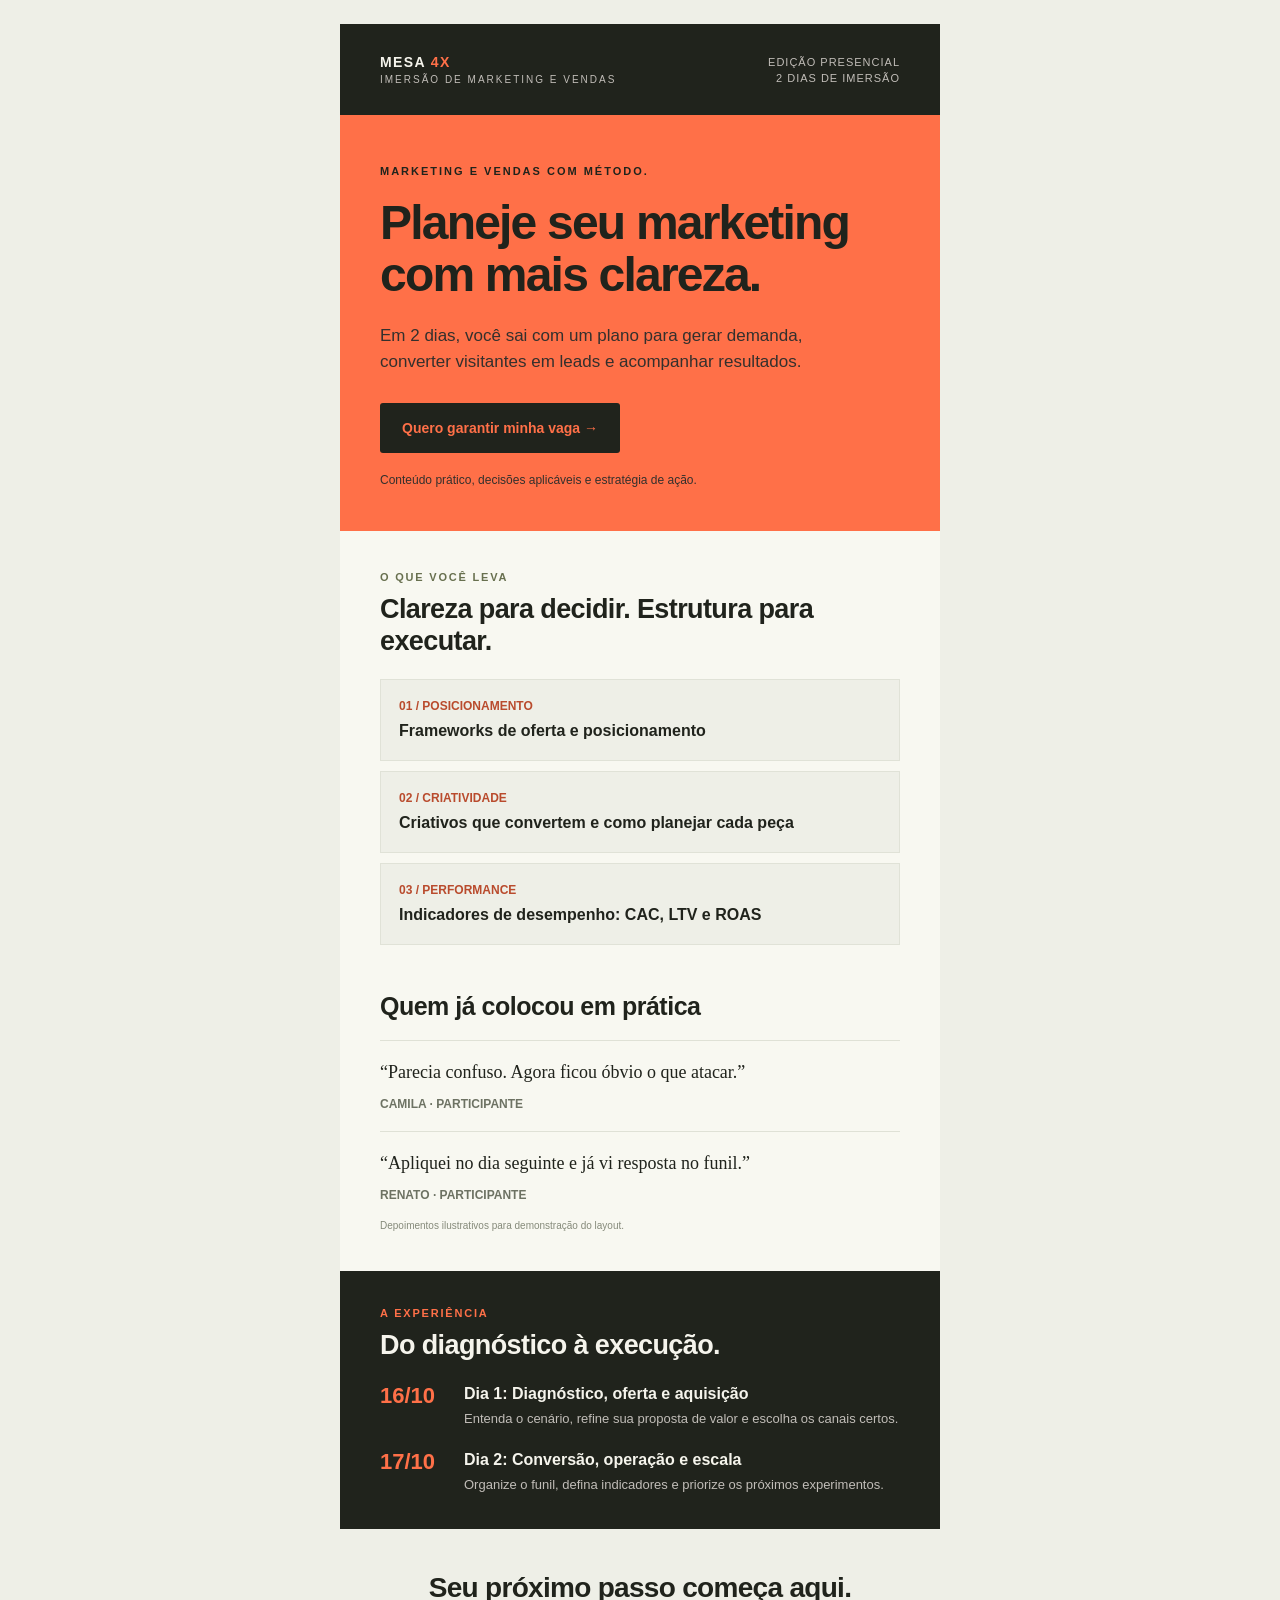
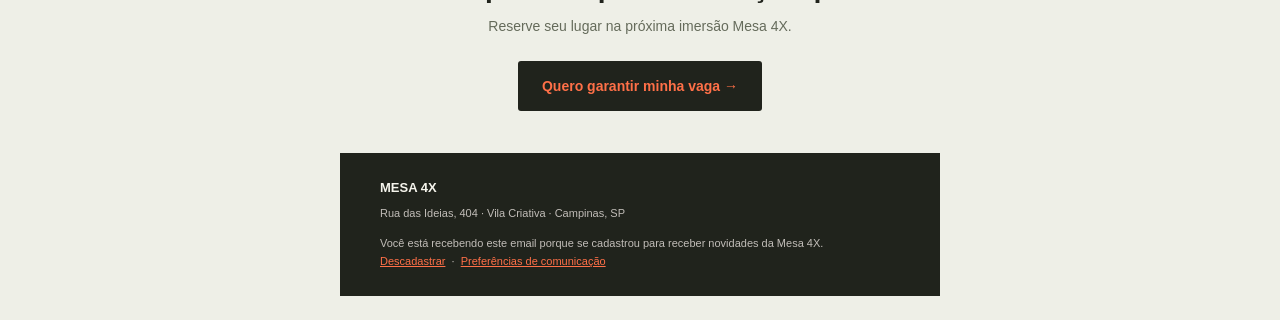
<file: email/index.html>
<!doctype html>
<html lang="pt-BR">
<head>
  <meta charset="utf-8">
  <meta name="viewport" content="width=device-width, initial-scale=1">
  <meta name="color-scheme" content="light dark">
  <meta name="supported-color-schemes" content="light dark">
  <title>Mesa 4X: Imersão de Marketing e Vendas</title>
  <style>
    :root { color-scheme: light dark; supported-color-schemes: light dark; }
    body { margin: 0 !important; padding: 0 !important; width: 100% !important; }
    table { border-collapse: collapse; }
    img { border: 0; display: block; height: auto; line-height: 100%; outline: none; text-decoration: none; }
    a { text-decoration: none; }
    .preheader { display: none !important; visibility: hidden; opacity: 0; color: transparent; height: 0; width: 0; overflow: hidden; mso-hide: all; }
    @media screen and (max-width: 620px) {
      .email-shell { width: 100% !important; }
      .mobile-pad { padding-left: 24px !important; padding-right: 24px !important; }
      .mobile-title { font-size: 38px !important; line-height: 42px !important; }
      .stack { display: block !important; width: 100% !important; }
      .stack-gap { padding: 0 0 12px !important; }
      .mobile-center { text-align: center !important; }
    }
    @media (prefers-color-scheme: dark) {
      .email-bg { background-color: #171914 !important; }
      .surface { background-color: #20231c !important; }
      .text-main { color: #20231c !important; }
      .surface .text-main { color: #f5f4ec !important; }
      .text-muted { color: #656b5b !important; }
      .border-soft { border-color: #3b4033 !important; }
      .benefit-label { color: #ffad96 !important; }
    }
  </style>
</head>
<body style="margin:0; padding:0; background-color:#eeefe7; -webkit-text-size-adjust:100%; -ms-text-size-adjust:100%;">
  <div class="preheader">Dois dias para transformar marketing e vendas em um plano que você consegue executar.</div>
  <div class="preheader">‌&nbsp;‌&nbsp;‌&nbsp;‌&nbsp;‌&nbsp;‌&nbsp;‌&nbsp;‌&nbsp;</div>

  <table role="presentation" width="100%" cellpadding="0" cellspacing="0" border="0" style="width:100%; background-color:#eeefe7;">
    <tr>
      <td align="center" style="padding:24px 12px;">
        <!--[if mso]>
        <table role="presentation" width="600" cellpadding="0" cellspacing="0" border="0"><tr><td>
        <![endif]-->
        <table role="presentation" class="email-shell email-bg" width="600" cellpadding="0" cellspacing="0" border="0" style="width:100%; max-width:600px; background-color:#f8f8f1; border-collapse:collapse;">
          <tr>
            <td class="mobile-pad" style="padding:28px 40px; background-color:#20231c;">
              <table role="presentation" width="100%" cellpadding="0" cellspacing="0" border="0">
                <tr>
                  <td class="mobile-center stack stack-gap" style="font-family:Arial,Helvetica,sans-serif; color:#f5f4ec; font-size:14px; line-height:20px; font-weight:bold; letter-spacing:1.4px;">
                    MESA <span style="color:#FF7048;">4X</span>
                    <div style="font-size:10px; line-height:15px; font-weight:normal; letter-spacing:2px; color:#c1bdb8;">IMERSÃO DE MARKETING E VENDAS</div>
                  </td>
                  <td class="mobile-center stack" align="right" style="font-family:Arial,Helvetica,sans-serif; color:#c1bdb8; font-size:11px; line-height:16px; letter-spacing:1px;">EDIÇÃO PRESENCIAL<br>2 DIAS DE IMERSÃO</td>
                </tr>
              </table>
            </td>
          </tr>

          <tr>
            <td class="mobile-pad" style="padding:48px 40px 42px; background-color:#FF7048;">
              <p style="margin:0 0 18px; font-family:Arial,Helvetica,sans-serif; color:#20231c; font-size:11px; line-height:16px; font-weight:bold; letter-spacing:2px; text-transform:uppercase;">Marketing e vendas com método.</p>
              <h1 class="mobile-title" style="margin:0; font-family:Arial,Helvetica,sans-serif; color:#20231c; font-size:48px; line-height:52px; font-weight:800; letter-spacing:-1.8px;">Planeje seu marketing com mais clareza.</h1>
              <p style="margin:22px 0 28px; max-width:440px; font-family:Arial,Helvetica,sans-serif; color:#34302d; font-size:17px; line-height:26px;">Em 2 dias, você sai com um plano para gerar demanda, converter visitantes em leads e acompanhar resultados.</p>
              <!-- Bulletproof CTA: tabela como base e VML para Outlook clássico no Windows. -->
              <table role="presentation" cellpadding="0" cellspacing="0" border="0">
                <tr>
                  <td align="center" bgcolor="#20231c" style="background-color:#20231c; border-radius:3px;">
                    <!--[if mso]>
                    <v:roundrect xmlns:v="urn:schemas-microsoft-com:vml" href="https://example.com/inscricao" style="height:50px;v-text-anchor:middle;width:240px;" arcsize="6%" strokecolor="#20231c" fillcolor="#20231c">
                      <w:anchorlock xmlns:w="urn:schemas-microsoft-com:office:word"/>
                      <center style="color:#FF7048;font-family:Arial,sans-serif;font-size:14px;font-weight:bold;">Quero garantir minha vaga &rarr;</center>
                    </v:roundrect>
                    <![endif]-->
                    <!--[if !mso]><!-->
                    <a href="https://example.com/inscricao" target="_blank" style="display:inline-block; padding:16px 22px; font-family:Arial,Helvetica,sans-serif; color:#FF7048; font-size:14px; line-height:18px; font-weight:bold; text-align:center;">Quero garantir minha vaga &rarr;</a>
                    <!--<![endif]-->
                  </td>
                </tr>
              </table>
              <p style="margin:18px 0 0; font-family:Arial,Helvetica,sans-serif; color:#34302d; font-size:12px; line-height:18px;">Conteúdo prático, decisões aplicáveis e estratégia de ação.</p>
            </td>
          </tr>

          <tr>
            <td class="mobile-pad" style="padding:38px 40px 14px; background-color:#f8f8f1;">
              <p style="margin:0 0 8px; font-family:Arial,Helvetica,sans-serif; color:#68704f; font-size:11px; line-height:16px; font-weight:bold; letter-spacing:1.8px; text-transform:uppercase;">O que você leva</p>
              <h2 class="text-main" style="margin:0 0 22px; font-family:Arial,Helvetica,sans-serif; color:#20231c; font-size:27px; line-height:32px; letter-spacing:-.6px;">Clareza para decidir. Estrutura para executar.</h2>
              <table role="presentation" width="100%" cellpadding="0" cellspacing="0" border="0">
                <tr>
                  <td class="surface border-soft" style="padding:18px; background-color:#eeefe7; border:1px solid #e0e2d7;">
                    <p class="benefit-label" style="margin:0 0 6px; font-family:Arial,Helvetica,sans-serif; color:#B94B2D; font-size:12px; line-height:16px; font-weight:bold;">01 / POSICIONAMENTO</p>
                    <p class="text-main" style="margin:0; font-family:Arial,Helvetica,sans-serif; color:#20231c; font-size:16px; line-height:22px; font-weight:bold;">Frameworks de oferta e posicionamento</p>
                  </td>
                </tr>
                <tr><td height="10" style="height:10px; font-size:1px; line-height:1px;">&nbsp;</td></tr>
                <tr>
                  <td class="surface border-soft" style="padding:18px; background-color:#eeefe7; border:1px solid #e0e2d7;">
                    <p class="benefit-label" style="margin:0 0 6px; font-family:Arial,Helvetica,sans-serif; color:#B94B2D; font-size:12px; line-height:16px; font-weight:bold;">02 / CRIATIVIDADE</p>
                    <p class="text-main" style="margin:0; font-family:Arial,Helvetica,sans-serif; color:#20231c; font-size:16px; line-height:22px; font-weight:bold;">Criativos que convertem e como planejar cada peça</p>
                  </td>
                </tr>
                <tr><td height="10" style="height:10px; font-size:1px; line-height:1px;">&nbsp;</td></tr>
                <tr>
                  <td class="surface border-soft" style="padding:18px; background-color:#eeefe7; border:1px solid #e0e2d7;">
                    <p class="benefit-label" style="margin:0 0 6px; font-family:Arial,Helvetica,sans-serif; color:#B94B2D; font-size:12px; line-height:16px; font-weight:bold;">03 / PERFORMANCE</p>
                    <p class="text-main" style="margin:0; font-family:Arial,Helvetica,sans-serif; color:#20231c; font-size:16px; line-height:22px; font-weight:bold;">Indicadores de desempenho: CAC, LTV e ROAS</p>
                  </td>
                </tr>
              </table>
            </td>
          </tr>

          <tr>
            <td class="mobile-pad" style="padding:32px 40px 38px; background-color:#f8f8f1;">
              <h2 class="text-main" style="margin:0 0 18px; font-family:Arial,Helvetica,sans-serif; color:#20231c; font-size:25px; line-height:31px; letter-spacing:-.5px;">Quem já colocou em prática</h2>
              <table role="presentation" width="100%" cellpadding="0" cellspacing="0" border="0">
                <tr>
                  <td class="border-soft" style="padding:18px 0; border-top:1px solid #dfe1d6; border-bottom:1px solid #dfe1d6;">
                    <p style="margin:0 0 10px; font-family:Georgia,'Times New Roman',serif; color:#20231c; font-size:18px; line-height:26px;">“Parecia confuso. Agora ficou óbvio o que atacar.”</p>
                    <p class="text-muted" style="margin:0; font-family:Arial,Helvetica,sans-serif; color:#6d7263; font-size:12px; line-height:18px; font-weight:bold;">CAMILA · PARTICIPANTE</p>
                  </td>
                </tr>
                <tr>
                  <td style="padding:18px 0 0;">
                    <p style="margin:0 0 10px; font-family:Georgia,'Times New Roman',serif; color:#20231c; font-size:18px; line-height:26px;">“Apliquei no dia seguinte e já vi resposta no funil.”</p>
                    <p class="text-muted" style="margin:0; font-family:Arial,Helvetica,sans-serif; color:#6d7263; font-size:12px; line-height:18px; font-weight:bold;">RENATO · PARTICIPANTE</p>
                  </td>
                </tr>
              </table>
              <p style="margin:14px 0 0; font-family:Arial,Helvetica,sans-serif; color:#858a7a; font-size:10px; line-height:15px;">Depoimentos ilustrativos para demonstração do layout.</p>
            </td>
          </tr>

          <tr>
            <td class="mobile-pad" style="padding:34px 40px; background-color:#20231c;">
              <p style="margin:0 0 8px; font-family:Arial,Helvetica,sans-serif; color:#FF7048; font-size:11px; line-height:16px; font-weight:bold; letter-spacing:1.8px;">A EXPERIÊNCIA</p>
              <h2 style="margin:0 0 22px; font-family:Arial,Helvetica,sans-serif; color:#f5f4ec; font-size:27px; line-height:32px; letter-spacing:-.6px;">Do diagnóstico à execução.</h2>
              <table role="presentation" width="100%" cellpadding="0" cellspacing="0" border="0">
                <tr>
                  <td width="72" valign="top" style="width:72px; padding:0 12px 20px 0; font-family:Arial,Helvetica,sans-serif; color:#FF7048; font-size:22px; line-height:26px; font-weight:bold;">16/10</td>
                  <td valign="top" style="padding:0 0 20px;">
                    <p style="margin:0 0 4px; font-family:Arial,Helvetica,sans-serif; color:#f5f4ec; font-size:16px; line-height:22px; font-weight:bold;">Dia 1: Diagnóstico, oferta e aquisição</p>
                    <p style="margin:0; font-family:Arial,Helvetica,sans-serif; color:#c1bdb8; font-size:13px; line-height:20px;">Entenda o cenário, refine sua proposta de valor e escolha os canais certos.</p>
                  </td>
                </tr>
                <tr>
                  <td width="72" valign="top" style="width:72px; padding:0 12px 0 0; font-family:Arial,Helvetica,sans-serif; color:#FF7048; font-size:22px; line-height:26px; font-weight:bold;">17/10</td>
                  <td valign="top">
                    <p style="margin:0 0 4px; font-family:Arial,Helvetica,sans-serif; color:#f5f4ec; font-size:16px; line-height:22px; font-weight:bold;">Dia 2: Conversão, operação e escala</p>
                    <p style="margin:0; font-family:Arial,Helvetica,sans-serif; color:#c1bdb8; font-size:13px; line-height:20px;">Organize o funil, defina indicadores e priorize os próximos experimentos.</p>
                  </td>
                </tr>
              </table>
            </td>
          </tr>

          <tr>
            <td class="mobile-pad" align="center" style="padding:42px 40px; background-color:#eeefe7;">
              <h2 class="text-main" style="margin:0 0 10px; font-family:Arial,Helvetica,sans-serif; color:#20231c; font-size:28px; line-height:34px; letter-spacing:-.7px;">Seu próximo passo começa aqui.</h2>
              <p class="text-muted" style="margin:0 0 24px; font-family:Arial,Helvetica,sans-serif; color:#656b5b; font-size:14px; line-height:22px;">Reserve seu lugar na próxima imersão Mesa 4X.</p>
              <table role="presentation" cellpadding="0" cellspacing="0" border="0">
                <tr><td align="center" bgcolor="#20231c" style="background-color:#20231c; border-radius:3px;">
                  <!--[if mso]>
                  <v:roundrect xmlns:v="urn:schemas-microsoft-com:vml" href="https://example.com/inscricao" style="height:50px;v-text-anchor:middle;width:240px;" arcsize="6%" strokecolor="#20231c" fillcolor="#20231c">
                    <w:anchorlock xmlns:w="urn:schemas-microsoft-com:office:word"/>
                    <center style="color:#FF7048;font-family:Arial,sans-serif;font-size:14px;font-weight:bold;">Quero garantir minha vaga &rarr;</center>
                  </v:roundrect>
                  <![endif]-->
                  <!--[if !mso]><!-->
                  <a href="https://example.com/inscricao" target="_blank" style="display:inline-block; padding:16px 24px; font-family:Arial,Helvetica,sans-serif; color:#FF7048; font-size:14px; line-height:18px; font-weight:bold;">Quero garantir minha vaga &rarr;</a>
                  <!--<![endif]-->
                </td></tr>
              </table>
            </td>
          </tr>
          <tr>
            <td class="mobile-pad" style="padding:26px 40px; background-color:#20231c;">
              <p style="margin:0 0 8px; font-family:Arial,Helvetica,sans-serif; color:#f5f4ec; font-size:13px; line-height:18px; font-weight:bold;">MESA 4X</p>
              <p style="margin:0 0 12px; font-family:Arial,Helvetica,sans-serif; color:#c1bdb8; font-size:11px; line-height:17px;">Rua das Ideias, 404 · Vila Criativa · Campinas, SP</p>
              <p style="margin:0; font-family:Arial,Helvetica,sans-serif; color:#c1bdb8; font-size:11px; line-height:18px;">
                Você está recebendo este email porque se cadastrou para receber novidades da Mesa 4X.<br>
                <a href="https://example.com/descadastro" style="color:#FF7048; text-decoration:underline;">Descadastrar</a>
                &nbsp;·&nbsp;
                <a href="https://example.com/preferencias" style="color:#FF7048; text-decoration:underline;">Preferências de comunicação</a>
              </p>
            </td>
          </tr>
        </table>
        <!--[if mso]>
        </td></tr></table>
        <![endif]-->
      </td>
    </tr>
  </table>
</body>
</html>
</file>
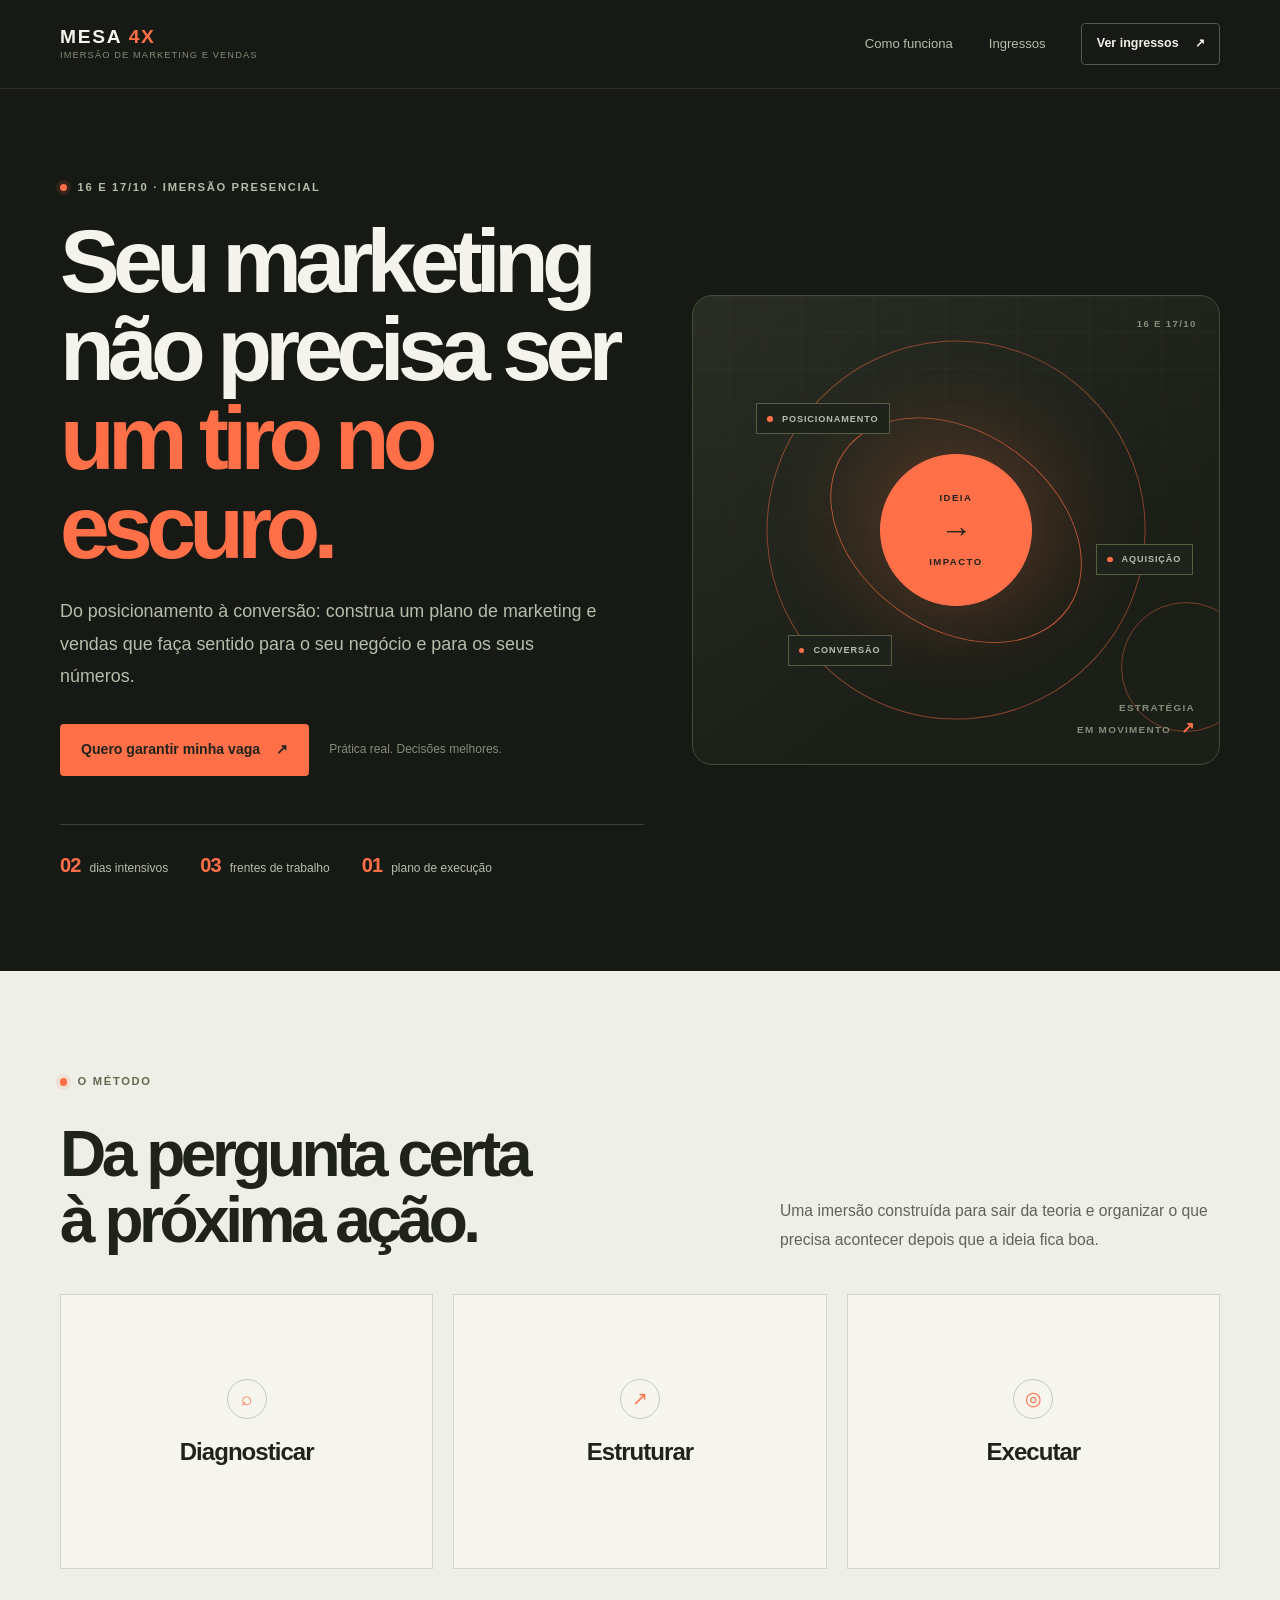
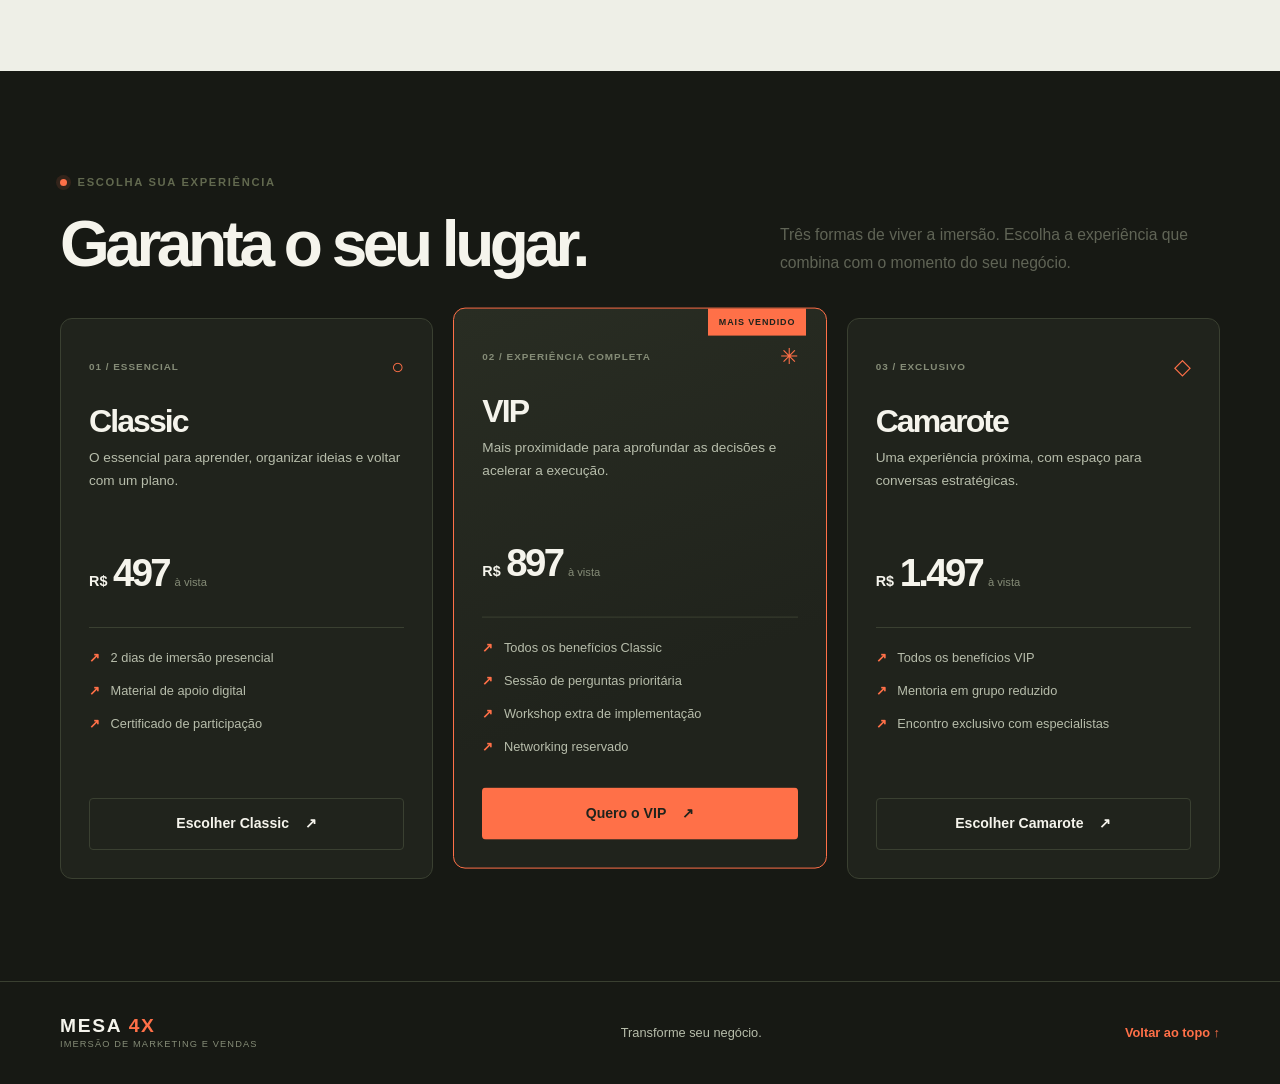
<file: lp/index.html>
<!doctype html>
<html lang="pt-BR">
<head>
  <meta charset="utf-8">
  <meta name="viewport" content="width=device-width, initial-scale=1">
  <meta name="theme-color" content="#171914">
  <meta name="description" content="Dois dias de imersão para estruturar marketing e vendas com clareza, método e execução.">
  <title>Mesa 4X — Imersão de Marketing e Vendas</title>
  <link rel="stylesheet" href="styles.css">
</head>
<body>
  <a class="skip-link" href="#conteudo">Pular para o conteúdo</a>

  <header class="site-header">
    <div class="container site-header__inner">
      <a class="brand" href="#inicio" aria-label="Mesa 4X — início">
        <span class="brand__name">MESA <span>4X</span></span>
        <span class="brand__descriptor">Imersão de marketing e vendas</span>
      </a>
      <nav class="site-nav" aria-label="Navegação principal">
        <a class="site-nav__link" href="#metodo">Como funciona</a>
        <a class="site-nav__link" href="#ingressos">Ingressos</a>
        <a class="button button--small button--outline" href="#ingressos">Ver ingressos <span aria-hidden="true">↗</span></a>
      </nav>
    </div>
  </header>

  <main id="conteudo">
    <section class="hero" id="inicio" aria-labelledby="hero-title">
      <div class="container hero__grid">
        <div class="hero__content">
          <p class="eyebrow"><span class="eyebrow__dot" aria-hidden="true"></span> 16 e 17/10 · Imersão presencial</p>
          <h1 class="hero__title" id="hero-title">Seu marketing não precisa ser <em>um tiro no escuro.</em></h1>
          <p class="hero__description">Do posicionamento à conversão: construa um plano de marketing e vendas que faça sentido para o seu negócio e para os seus números.</p>
          <div class="hero__actions">
            <a class="button button--primary" href="#ingressos">Quero garantir minha vaga <span aria-hidden="true">↗</span></a>
            <span class="hero__note">Prática real. Decisões melhores.</span>
          </div>
          <div class="hero__meta" aria-label="Resumo da imersão">
            <div><strong>02</strong><span>dias intensivos</span></div>
            <div><strong>03</strong><span>frentes de trabalho</span></div>
            <div><strong>01</strong><span>plano de execução</span></div>
          </div>
        </div>

        <div class="hero-art" aria-label="Ilustração abstrata de estratégia e crescimento" role="img">
          <div class="hero-art__topline"><span style="margin-left:auto;">16 E 17/10</span></div>
          <div class="hero-art__orbit hero-art__orbit--outer"></div>
          <div class="hero-art__orbit hero-art__orbit--inner"></div>
          <div class="hero-art__core"><span>IDEIA</span><strong>→</strong><span>IMPACTO</span></div>
          <div class="hero-art__label hero-art__label--top"><span class="hero-art__label-dot"></span> POSICIONAMENTO</div>
          <div class="hero-art__label hero-art__label--right"><span class="hero-art__label-dot"></span> AQUISIÇÃO</div>
          <div class="hero-art__label hero-art__label--bottom"><span class="hero-art__label-dot"></span> CONVERSÃO</div>
          <div class="hero-art__index">ESTRATÉGIA<br>EM MOVIMENTO<span>↗</span></div>
        </div>
      </div>
    </section>

    <section class="method section" id="metodo" aria-labelledby="method-title">
      <div class="container">
        <div class="section-heading">
          <p class="eyebrow"><span class="eyebrow__dot" aria-hidden="true"></span> O método</p>
          <h2 class="section-title" id="method-title">Da pergunta certa<br>à próxima ação.</h2>
          <p class="section-intro">Uma imersão construída para sair da teoria e organizar o que precisa acontecer depois que a ideia fica boa.</p>
        </div>
        <div class="steps-grid">
          <article class="step-card step-card--flip">
            <input class="step-card__toggle" type="checkbox" role="switch" id="step-diagnosticar" aria-label="Mostrar detalhes de Diagnosticar" aria-controls="step-diagnosticar-details">
            <div class="step-card__inner">
              <div class="step-card__face step-card__face--front">
                <label class="step-card__control" for="step-diagnosticar" aria-hidden="true"></label>
                <span class="step-card__icon" aria-hidden="true">⌕</span>
                <h3 class="step-card__title">Diagnosticar</h3>
              </div>
              <div class="step-card__face step-card__face--back" id="step-diagnosticar-details">
                <label class="step-card__control" for="step-diagnosticar" aria-hidden="true"></label>
                <h3 class="step-card__title">Diagnosticar</h3>
                <p class="step-card__description">Encontre gargalos, entenda seu cenário e defina onde vale concentrar energia.</p>
              </div>
            </div>
          </article>
          <article class="step-card step-card--flip">
            <input class="step-card__toggle" type="checkbox" role="switch" id="step-estruturar" aria-label="Mostrar detalhes de Estruturar" aria-controls="step-estruturar-details">
            <div class="step-card__inner">
              <div class="step-card__face step-card__face--front">
                <label class="step-card__control" for="step-estruturar" aria-hidden="true"></label>
                <span class="step-card__icon" aria-hidden="true">↗</span>
                <h3 class="step-card__title">Estruturar</h3>
              </div>
              <div class="step-card__face step-card__face--back" id="step-estruturar-details">
                <label class="step-card__control" for="step-estruturar" aria-hidden="true"></label>
                <h3 class="step-card__title">Estruturar</h3>
                <p class="step-card__description">Conecte oferta, aquisição e conversão em um caminho que o cliente entende.</p>
              </div>
            </div>
          </article>
          <article class="step-card step-card--flip">
            <input class="step-card__toggle" type="checkbox" role="switch" id="step-executar" aria-label="Mostrar detalhes de Executar" aria-controls="step-executar-details">
            <div class="step-card__inner">
              <div class="step-card__face step-card__face--front">
                <label class="step-card__control" for="step-executar" aria-hidden="true"></label>
                <span class="step-card__icon" aria-hidden="true">◎</span>
                <h3 class="step-card__title">Executar</h3>
              </div>
              <div class="step-card__face step-card__face--back" id="step-executar-details">
                <label class="step-card__control" for="step-executar" aria-hidden="true"></label>
                <h3 class="step-card__title">Executar</h3>
                <p class="step-card__description">Defina indicadores, prioridades e experimentos para acompanhar os resultados.</p>
              </div>
            </div>
          </article>
        </div>
      </div>
    </section>

    <section class="tickets section" id="ingressos" aria-labelledby="tickets-title">
      <div class="container">
        <div class="tickets__heading">
          <div>
            <p class="eyebrow"><span class="eyebrow__dot" aria-hidden="true"></span> Escolha sua experiência</p>
            <h2 class="section-title" id="tickets-title">Garanta o seu lugar.</h2>
          </div>
          <p class="section-intro">Três formas de viver a imersão. Escolha a experiência que combina com o momento do seu negócio.</p>
        </div>

        <div class="ticket-grid">
          <article class="ticket-card">
            <div class="ticket-card__header"><span class="ticket-card__tier">01 / ESSENCIAL</span><span class="ticket-card__symbol" aria-hidden="true">○</span></div>
            <h3 class="ticket-card__title">Classic</h3>
            <p class="ticket-card__description">O essencial para aprender, organizar ideias e voltar com um plano.</p>
            <p class="ticket-card__price"><span class="ticket-card__currency">R$</span> 497 <span class="ticket-card__installments">à vista</span></p>
            <ul class="ticket-card__features">
              <li>2 dias de imersão presencial</li>
              <li>Material de apoio digital</li>
              <li>Certificado de participação</li>
            </ul>
            <a class="button button--secondary ticket-card__cta" href="https://example.com/ingresso-classic">Escolher Classic <span aria-hidden="true">↗</span></a>
          </article>

          <article class="ticket-card ticket-card--recommended" aria-label="VIP, plano recomendado">
            <div class="ticket-card__ribbon">MAIS VENDIDO</div>
            <div class="ticket-card__header"><span class="ticket-card__tier">02 / EXPERIÊNCIA COMPLETA</span><span class="ticket-card__symbol" aria-hidden="true">✳</span></div>
            <h3 class="ticket-card__title">VIP</h3>
            <p class="ticket-card__description">Mais proximidade para aprofundar as decisões e acelerar a execução.</p>
            <p class="ticket-card__price"><span class="ticket-card__currency">R$</span> 897 <span class="ticket-card__installments">à vista</span></p>
            <ul class="ticket-card__features">
              <li>Todos os benefícios Classic</li>
              <li>Sessão de perguntas prioritária</li>
              <li>Workshop extra de implementação</li>
              <li>Networking reservado</li>
            </ul>
            <a class="button button--primary ticket-card__cta" href="https://example.com/ingresso-vip">Quero o VIP <span aria-hidden="true">↗</span></a>
          </article>

          <article class="ticket-card">
            <div class="ticket-card__header"><span class="ticket-card__tier">03 / EXCLUSIVO</span><span class="ticket-card__symbol" aria-hidden="true">◇</span></div>
            <h3 class="ticket-card__title">Camarote</h3>
            <p class="ticket-card__description">Uma experiência próxima, com espaço para conversas estratégicas.</p>
            <p class="ticket-card__price"><span class="ticket-card__currency">R$</span> 1.497 <span class="ticket-card__installments">à vista</span></p>
            <ul class="ticket-card__features">
              <li>Todos os benefícios VIP</li>
              <li>Mentoria em grupo reduzido</li>
              <li>Encontro exclusivo com especialistas</li>
            </ul>
            <a class="button button--secondary ticket-card__cta" href="https://example.com/ingresso-camarote">Escolher Camarote <span aria-hidden="true">↗</span></a>
          </article>
        </div>
      </div>
    </section>
  </main>

  <footer class="site-footer">
    <div class="container site-footer__inner">
      <a class="brand brand--footer" href="#inicio" aria-label="Mesa 4X — voltar ao início">
        <span class="brand__name">MESA <span>4X</span></span>
        <span class="brand__descriptor">Imersão de marketing e vendas</span>
      </a>
      <p>Transforme seu negócio.</p>
      <a class="site-footer__top" href="#inicio">Voltar ao topo ↑</a>
    </div>
  </footer>
</body>
</html>
</file>
<file: lp/styles.css>
/*
 * Mesa 4X — Design Tokens
 * Identidade visual: grafite, off-white e laranja.
 */
:root {
  color-scheme: dark;
  --color-bg: #171914;
  --color-surface: #20231c;
  --color-surface-raised: #292d23;
  --color-text: #f5f4ec;
  --color-muted: #b7bdab;
  --color-subtle: #858c77;
  --color-border: #3a4031;
  --color-accent: #ff7048;
  --color-accent-hover: #ff8968;
  --color-ink: #20231c;
  --color-paper: #eeefe7;
  --space-1: .375rem;
  --space-2: .75rem;
  --space-3: 1rem;
  --space-4: 1.5rem;
  --space-5: 2rem;
  --space-6: 3rem;
  --space-7: 4.5rem;
  --space-8: 6.5rem;
  --radius-sm: .25rem;
  --radius-md: .75rem;
  --radius-lg: 1.25rem;
  --content-width: 1160px;
  --font-body: Inter, "Helvetica Neue", Arial, sans-serif;
  --font-display: "Arial", "Helvetica Neue", sans-serif;
}

* { box-sizing: border-box; }
html { scroll-behavior: smooth; scroll-padding-top: 6rem; }
body {
  margin: 0;
  background: var(--color-bg);
  color: var(--color-text);
  font-family: var(--font-body);
  font-size: 1rem;
  line-height: 1.6;
  -webkit-font-smoothing: antialiased;
}
a { color: inherit; text-decoration: none; }
button, a { -webkit-tap-highlight-color: transparent; }
a:focus-visible {
  outline: 3px solid var(--color-accent);
  outline-offset: 4px;
  border-radius: 3px;
}
button:focus-visible, input:focus-visible {
  outline: 3px solid var(--color-accent);
  outline-offset: 3px;
}
::selection { color: var(--color-ink); background: var(--color-accent); }
.skip-link {
  position: absolute;
  z-index: 100;
  top: .75rem;
  left: .75rem;
  padding: .75rem 1rem;
  transform: translateY(-160%);
  background: var(--color-accent);
  color: var(--color-ink);
  font-weight: 800;
}
.skip-link:focus { transform: translateY(0); }
.container { width: min(var(--content-width), calc(100% - 2.5rem)); margin-inline: auto; }

/* Header */
.site-header {
  position: relative;
  z-index: 2;
  border-bottom: 1px solid rgb(245 244 236 / .1);
  background: var(--color-bg);
}
.site-header__inner { min-height: 88px; display: flex; align-items: center; justify-content: space-between; gap: 2rem; }
.brand { display: inline-flex; flex-direction: column; gap: .05rem; flex-shrink: 0; }
.brand__name { font-family: var(--font-display); font-size: 1.2rem; line-height: 1.2; font-weight: 900; letter-spacing: .09em; }
.brand__name span { color: var(--color-accent); }
.brand__descriptor { color: var(--color-subtle); font-size: .58rem; line-height: 1.5; letter-spacing: .12em; text-transform: uppercase; }
.site-nav { display: flex; align-items: center; gap: clamp(1rem, 2.8vw, 2.5rem); }
.site-nav__link { color: var(--color-muted); font-size: .82rem; transition: color .2s ease; }
.site-nav__link:hover { color: var(--color-accent); }

/* Buttons */
.button {
  display: inline-flex;
  min-height: 3.25rem;
  align-items: center;
  justify-content: center;
  gap: 1rem;
  padding: .9rem 1.25rem;
  border: 1px solid transparent;
  border-radius: var(--radius-sm);
  font-size: .88rem;
  font-weight: 800;
  line-height: 1.25;
  text-align: center;
  transition: background-color .2s ease, border-color .2s ease, color .2s ease, transform .2s ease;
}
.button:hover { transform: translateY(-2px); }
.button--small { min-height: 2.65rem; padding: .7rem .9rem; font-size: .78rem; }
.button--primary { background: var(--color-accent); color: var(--color-ink); }
.button--primary:hover { background: var(--color-accent-hover); }
.button--secondary { border-color: var(--color-border); background: transparent; color: var(--color-text); }
.button--secondary:hover, .button--outline:hover { border-color: var(--color-accent); color: var(--color-accent); }
.button--outline { border-color: #535947; color: var(--color-text); }

/* Hero */
.hero { overflow: hidden; padding-top: clamp(3.5rem, 7vw, 6.5rem); }
.hero__grid { display: grid; align-items: center; gap: 3rem; padding-bottom: clamp(3.5rem, 7vw, 6.5rem); }
.hero__content { position: relative; z-index: 1; }
.eyebrow { display: flex; align-items: center; gap: .65rem; margin: 0 0 1.25rem; color: var(--color-muted); font-size: .7rem; font-weight: 800; letter-spacing: .15em; text-transform: uppercase; }
.eyebrow__dot { width: .45rem; height: .45rem; border-radius: 50%; background: var(--color-accent); box-shadow: 0 0 0 4px rgb(255 112 72 / .12); }
.hero__title { max-width: 760px; margin: 0; font-family: var(--font-display); font-size: clamp(3rem, 7vw, 5.8rem); font-weight: 850; line-height: .99; letter-spacing: -.075em; }
.hero__title em { color: var(--color-accent); font-style: normal; }
.hero__description { max-width: 550px; margin: 1.5rem 0 0; color: var(--color-muted); font-size: clamp(1rem, 1.5vw, 1.12rem); line-height: 1.8; }
.hero__actions { display: flex; align-items: center; flex-wrap: wrap; gap: 1.25rem; margin-top: 2rem; }
.hero__note { color: var(--color-subtle); font-size: .75rem; }
.hero__meta { display: flex; flex-wrap: wrap; gap: 2rem; margin-top: 3rem; padding-top: 1.5rem; border-top: 1px solid var(--color-border); }
.hero__meta div { display: flex; align-items: baseline; gap: .55rem; }
.hero__meta strong { color: var(--color-accent); font-size: 1.25rem; letter-spacing: -.04em; }
.hero__meta span { color: var(--color-muted); font-size: .75rem; }

/* CSS-made hero artwork */
.hero-art {
  position: relative;
  display: block;
  min-height: 340px;
  overflow: hidden;
  isolation: isolate;
  border: 1px solid #444a38;
  border-radius: var(--radius-lg);
  background:
    radial-gradient(ellipse at 50% 48%, rgb(255 112 72 / .16), transparent 48%),
    linear-gradient(145deg, #292d23, #1c1f18 65%);
}
.hero-art::before, .hero-art::after { position: absolute; z-index: -1; content: ""; }
.hero-art::before { inset: 0; opacity: .18; background-image: linear-gradient(rgb(245 244 236 / .15) 1px, transparent 1px), linear-gradient(90deg, rgb(245 244 236 / .15) 1px, transparent 1px); background-size: 36px 36px; mask-image: linear-gradient(to bottom, black, transparent 90%); }
.hero-art::after { width: 8rem; height: 8rem; right: -2rem; bottom: 2rem; border: 1px solid rgb(255 112 72 / .4); border-radius: 50%; }
.hero-art__topline { position: absolute; top: 1.25rem; right: 1.4rem; left: 1.4rem; display: flex; justify-content: space-between; color: var(--color-subtle); font-size: .6rem; font-weight: 800; letter-spacing: .14em; }
.hero-art__orbit { position: absolute; top: 50%; left: 50%; border: 1px solid rgb(255 112 72 / .45); border-radius: 50%; transform: translate(-50%, -50%) rotate(-25deg); }
.hero-art__orbit--outer { width: 72%; aspect-ratio: 1; }
.hero-art__orbit--inner { width: 52%; aspect-ratio: 1; transform: translate(-50%, -50%) rotate(35deg) scaleY(.72); border-color: rgb(255 112 72 / .7); }
.hero-art__core { position: absolute; top: 50%; left: 50%; display: flex; width: 9.5rem; height: 9.5rem; align-items: center; justify-content: center; gap: .5rem; flex-direction: column; border: 1px solid var(--color-accent); border-radius: 50%; background: var(--color-accent); color: var(--color-ink); transform: translate(-50%, -50%); box-shadow: 0 0 80px rgb(255 112 72 / .13); }
.hero-art__core span { font-size: .6rem; font-weight: 900; letter-spacing: .15em; }
.hero-art__core strong { font-size: 2rem; line-height: 1; }
.hero-art__label { position: absolute; padding: .45rem .65rem; border: 1px solid #555d43; background: #20231c; color: var(--color-muted); font-size: .57rem; font-weight: 800; letter-spacing: .1em; }
.hero-art__label-dot { display: inline-block; width: .35rem; height: .35rem; margin-right: .35rem; border-radius: 50%; background: var(--color-accent); vertical-align: middle; }
.hero-art__label--top { top: 23%; left: 12%; }
.hero-art__label--right { top: 53%; right: 5%; }
.hero-art__label--bottom { bottom: 21%; left: 18%; }
.hero-art__index { position: absolute; right: 1.5rem; bottom: 1.5rem; color: var(--color-subtle); font-size: .62rem; font-weight: 800; line-height: 1.5; letter-spacing: .13em; text-align: right; }
.hero-art__index span { margin-left: .6rem; color: var(--color-accent); font-size: 1rem; }

/* Sections */
.section { padding-block: clamp(4.5rem, 8vw, 7.5rem); }
.method { background: var(--color-paper); color: var(--color-ink); }
.section-heading { display: grid; gap: .7rem; margin-bottom: 2.5rem; }
.section-heading .eyebrow, .tickets .eyebrow { color: #62694f; }
.section-title { margin: 0; font-family: var(--font-display); font-size: clamp(2.4rem, 5vw, 4.25rem); font-weight: 850; line-height: 1.03; letter-spacing: -.07em; }
.section-intro { max-width: 440px; margin: .3rem 0 0; color: #606456; font-size: .98rem; line-height: 1.8; }
.steps-grid { display: grid; gap: 1rem; }
.step-card { display: flex; min-height: 275px; flex-direction: column; padding: 1.5rem; border: 1px solid #d2d5c7; background: #f6f6ef; }
.step-card--flip { position: relative; display: block; padding: 0; border: 0; background: transparent; perspective: 1000px; }
.step-card__toggle { position: absolute; width: 1px; height: 1px; padding: 0; margin: -1px; overflow: hidden; clip: rect(0, 0, 0, 0); white-space: nowrap; border: 0; }
.step-card__inner { position: absolute; inset: 0; transform-style: preserve-3d; transition: transform .65s ease; cursor: pointer; }
.step-card__toggle:checked + .step-card__inner { transform: rotateY(180deg); }
.step-card__toggle:focus-visible + .step-card__inner .step-card__face { outline: 3px solid var(--color-accent); outline-offset: 4px; }
.step-card__face { position: absolute; inset: 0; display: flex; flex-direction: column; padding: 1.5rem; border: 1px solid #d2d5c7; background: #f6f6ef; backface-visibility: hidden; -webkit-backface-visibility: hidden; transition: transform .65s ease, visibility 0s linear .325s; }
.step-card__face--front { align-items: center; justify-content: center; visibility: visible; }
.step-card__face--back { align-items: center; justify-content: center; visibility: hidden; transform: rotateY(180deg); text-align: center; }
.step-card__toggle:checked + .step-card__inner .step-card__face--front { visibility: hidden; }
.step-card__toggle:checked + .step-card__inner .step-card__face--back { visibility: visible; }
.step-card__control { position: absolute; z-index: 2; inset: 0; cursor: pointer; }
.step-card__icon { display: grid; width: 2.5rem; height: 2.5rem; margin-bottom: .85rem; place-items: center; border: 1px solid #c7cbb9; border-radius: 50%; color: var(--color-accent); font-size: 1.2rem; }
.step-card__title { margin: 0 0 .75rem; font-size: 1.5rem; font-weight: 800; letter-spacing: -.04em; }
.step-card__description { margin: 0; color: #656a5c; font-size: .9rem; line-height: 1.75; }

/* Tickets */
.tickets { background: var(--color-bg); }
.tickets__heading { display: grid; gap: 1rem; margin-bottom: 2.5rem; }
.ticket-grid { display: grid; align-items: stretch; gap: 1rem; }
.ticket-card { position: relative; display: flex; flex-direction: column; padding: 1.5rem; border: 1px solid var(--color-border); border-radius: var(--radius-md); background: var(--color-surface); }
.ticket-card--recommended { border-color: var(--color-accent); background: linear-gradient(160deg, #292d23, #20231c 65%); }
.ticket-card__ribbon { position: absolute; top: 0; right: 1.25rem; padding: .42rem .65rem; background: var(--color-accent); color: var(--color-ink); font-size: .56rem; font-weight: 900; letter-spacing: .1em; }
.ticket-card__header { display: flex; align-items: center; justify-content: space-between; gap: .5rem; padding-top: .2rem; }
.ticket-card__tier { color: var(--color-subtle); font-size: .62rem; font-weight: 900; letter-spacing: .1em; }
.ticket-card__symbol { color: var(--color-accent); font-size: 1.35rem; }
.ticket-card__title { margin: 1.25rem 0 .4rem; font-size: 2rem; line-height: 1.1; letter-spacing: -.06em; }
.ticket-card__description { min-height: 4.5rem; margin: 0; color: var(--color-muted); font-size: .85rem; line-height: 1.7; }
.ticket-card__price { display: flex; align-items: baseline; gap: .35rem; margin: 1.5rem 0; font-size: 2.4rem; font-weight: 850; letter-spacing: -.07em; }
.ticket-card__currency { font-size: .9rem; letter-spacing: 0; }
.ticket-card__installments { color: var(--color-subtle); font-size: .7rem; font-weight: 500; letter-spacing: 0; }
.ticket-card__features { display: grid; gap: .85rem; margin: 0 0 2rem; padding: 1.25rem 0 0; border-top: 1px solid var(--color-border); list-style: none; }
.ticket-card__features li { position: relative; padding-left: 1.35rem; color: var(--color-muted); font-size: .8rem; line-height: 1.5; }
.ticket-card__features li::before { position: absolute; left: 0; color: var(--color-accent); content: "↗"; font-weight: 900; }
.ticket-card__cta { width: 100%; margin-top: auto; }

/* Footer */
.site-footer { border-top: 1px solid var(--color-border); }
.site-footer__inner { display: flex; flex-wrap: wrap; align-items: center; justify-content: space-between; gap: 1.5rem; padding-block: 2rem; }
.brand--footer .brand__descriptor { color: var(--color-subtle); }
.site-footer p { margin: 0; color: var(--color-muted); font-size: .8rem; }
.site-footer__top { color: var(--color-accent); font-size: .8rem; font-weight: 800; }

/* Responsive layout */
@media (min-width: 700px) {
  .hero__grid { grid-template-columns: minmax(0, 1.05fr) minmax(330px, .95fr); }
  .hero-art { min-height: 470px; }
  .section-heading { grid-template-columns: 1fr 1fr; align-items: end; }
  .section-heading .eyebrow { grid-column: 1 / -1; }
  .section-heading .section-title { grid-column: 1; }
  .section-heading .section-intro { grid-column: 2; justify-self: end; }
  .steps-grid { grid-template-columns: repeat(3, minmax(0, 1fr)); gap: 1.25rem; }
  .tickets__heading { grid-template-columns: 1fr 1fr; align-items: end; }
  .tickets__heading .section-intro { justify-self: end; }
  .ticket-grid { grid-template-columns: repeat(3, minmax(0, 1fr)); gap: 1.25rem; }
  .ticket-card { padding: 1.75rem; }
  .ticket-card--recommended { transform: translateY(-.65rem); }
}
@media (max-width: 620px) {
  .container { width: min(var(--content-width), calc(100% - 2rem)); }
  .site-header__inner { min-height: 76px; gap: 1rem; }
  .site-nav { gap: .75rem; }
  .site-nav__link { display: none; }
  .site-nav .button { padding-inline: .7rem; }
  .brand__name { font-size: 1.05rem; }
  .brand__descriptor { max-width: 11rem; font-size: .5rem; }
  .hero__meta { gap: 1rem 1.25rem; }
  .hero__meta div { flex-direction: column; gap: 0; }
  .step-card { min-height: 240px; }
  .ticket-card__description { min-height: 0; }
  .site-footer__inner { align-items: flex-start; flex-direction: column; }
}
@media (prefers-reduced-motion: reduce) {
  *, *::before, *::after { scroll-behavior: auto !important; transition-duration: .01ms !important; animation-duration: .01ms !important; animation-iteration-count: 1 !important; }
  .step-card__face { transition-delay: 0s !important; }
}
</file>
